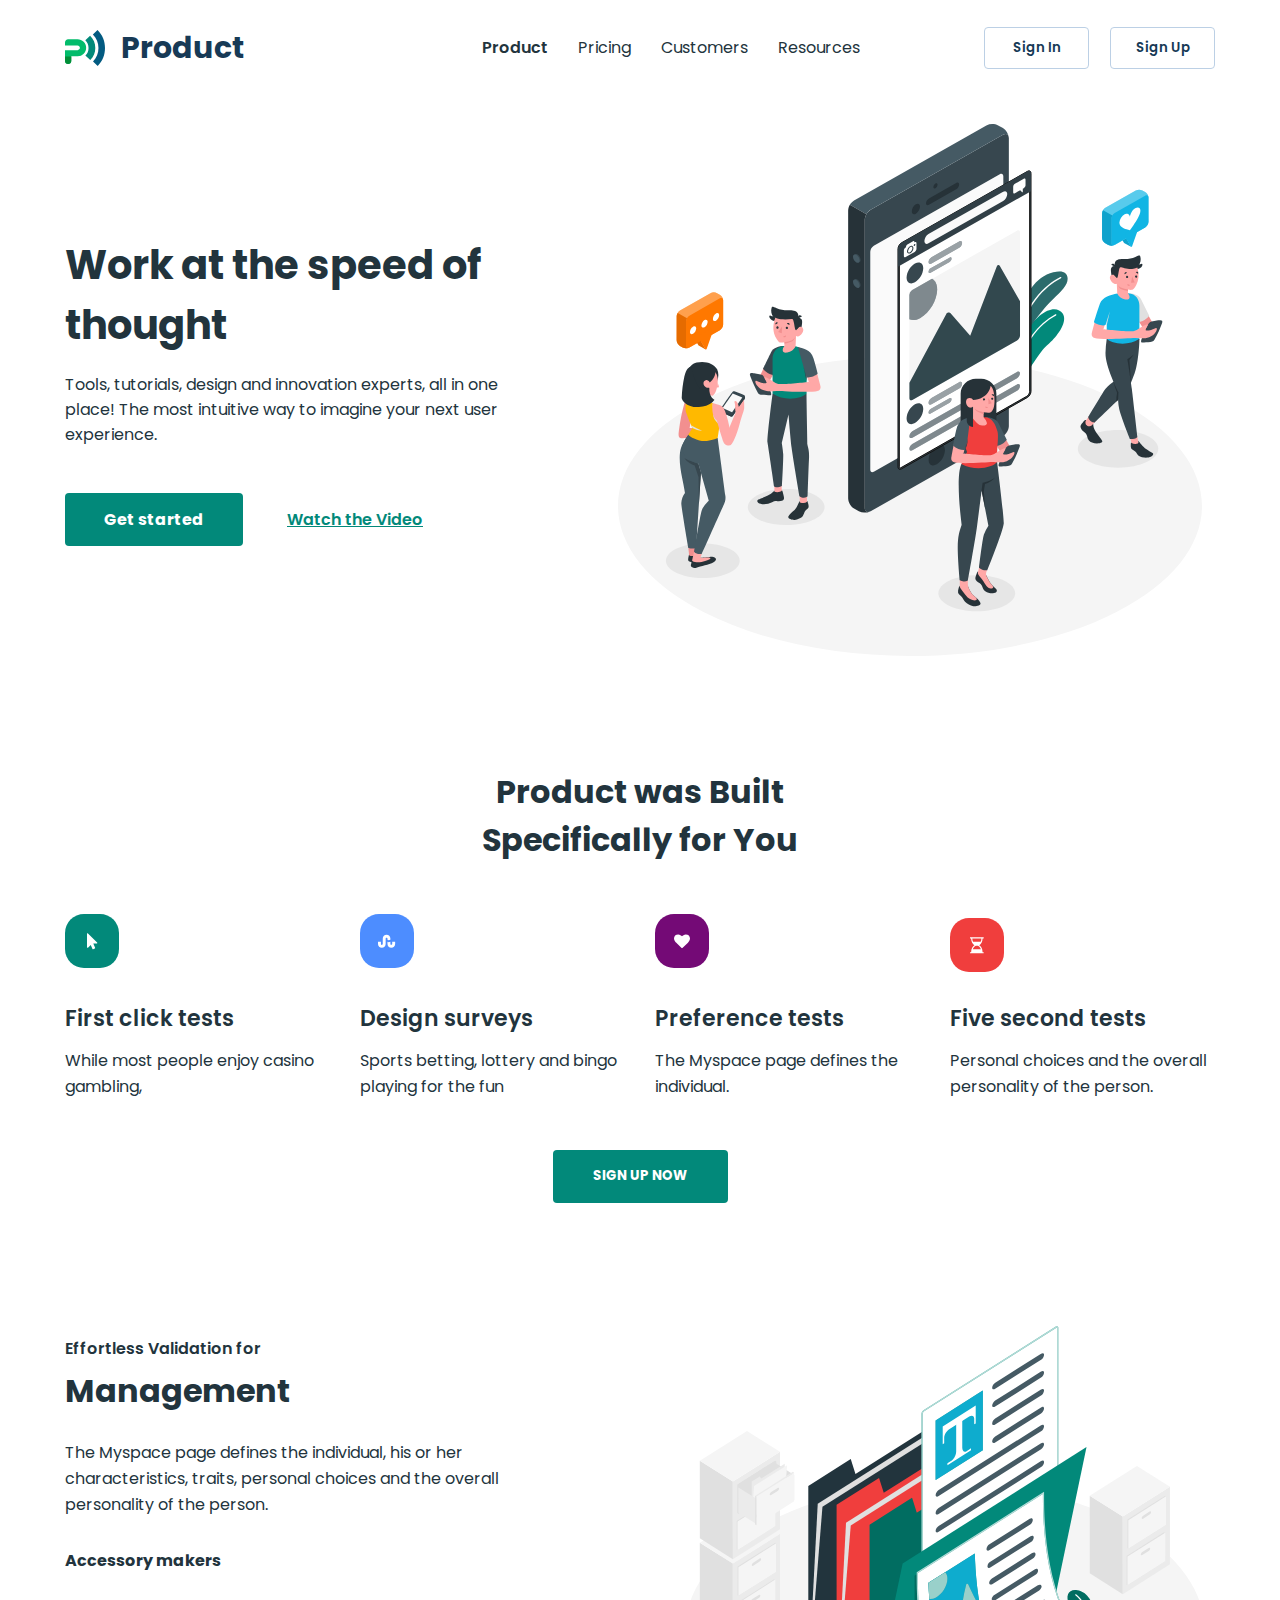
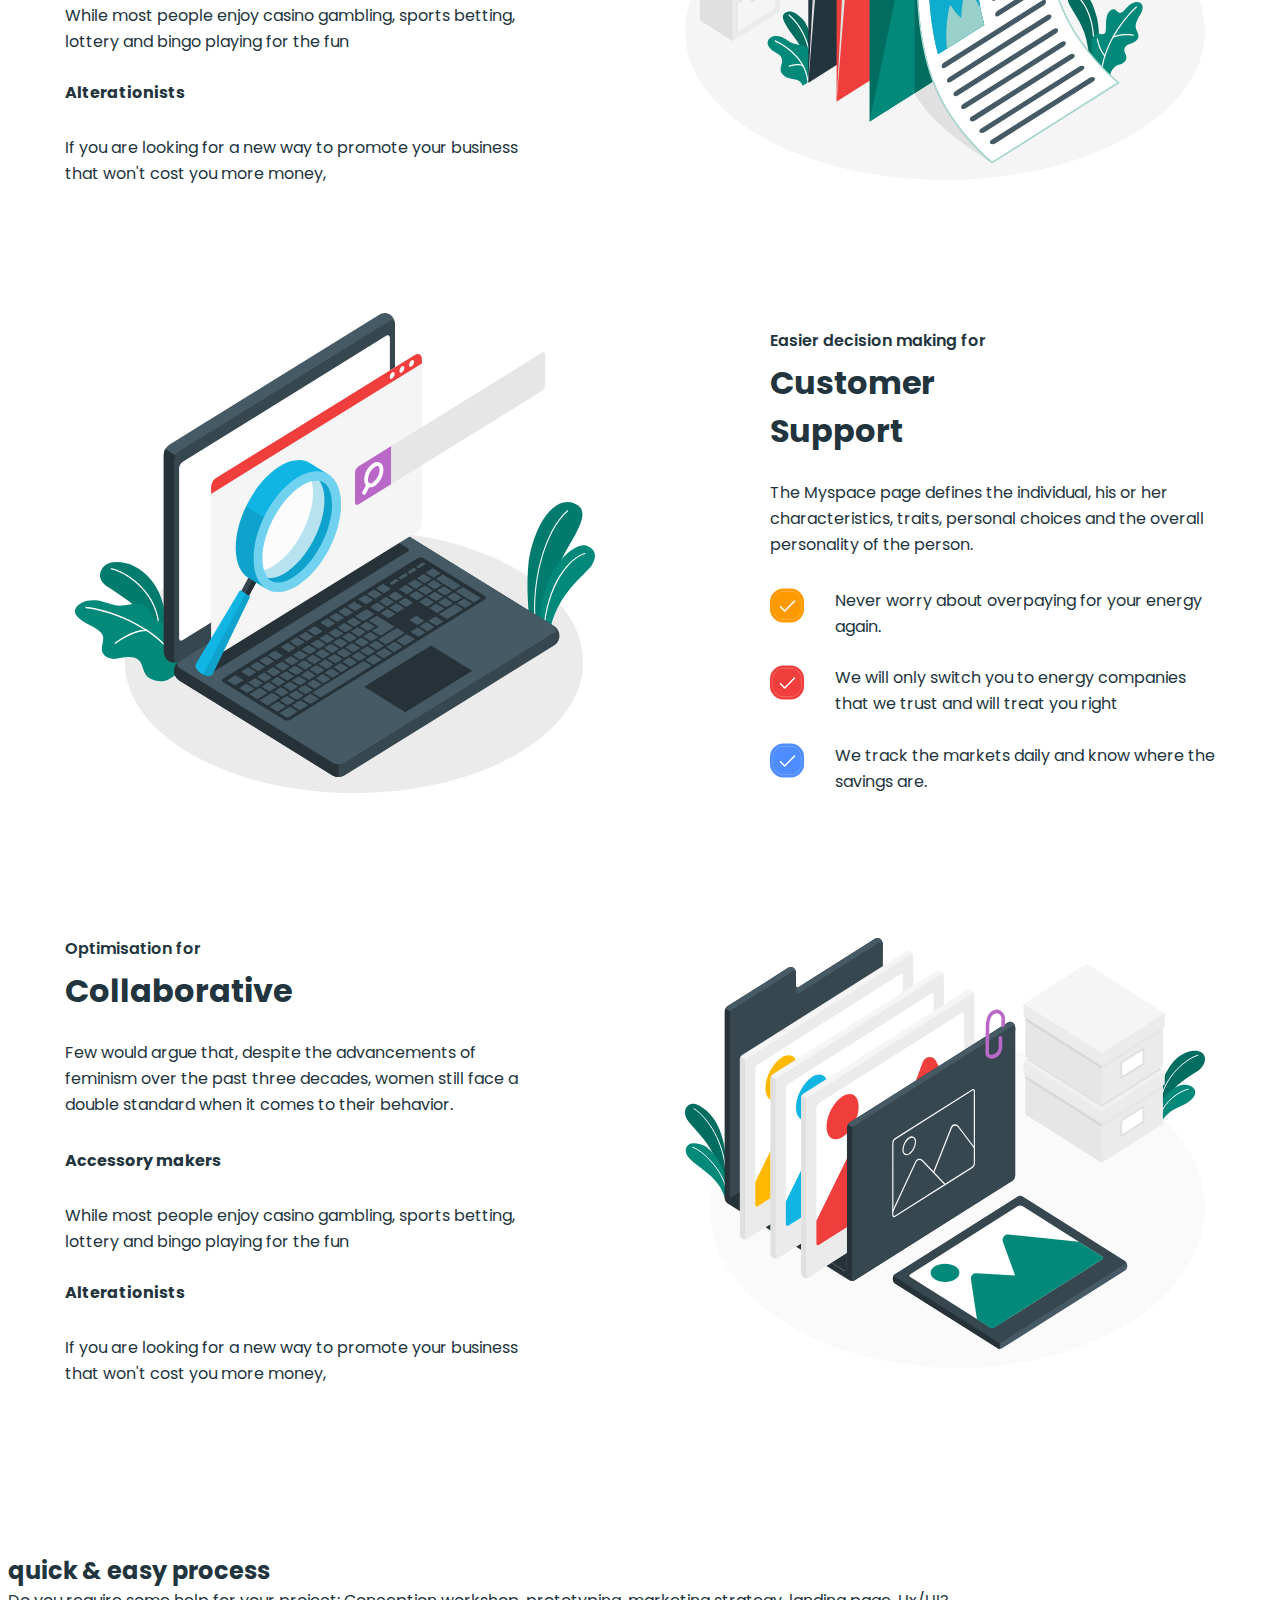
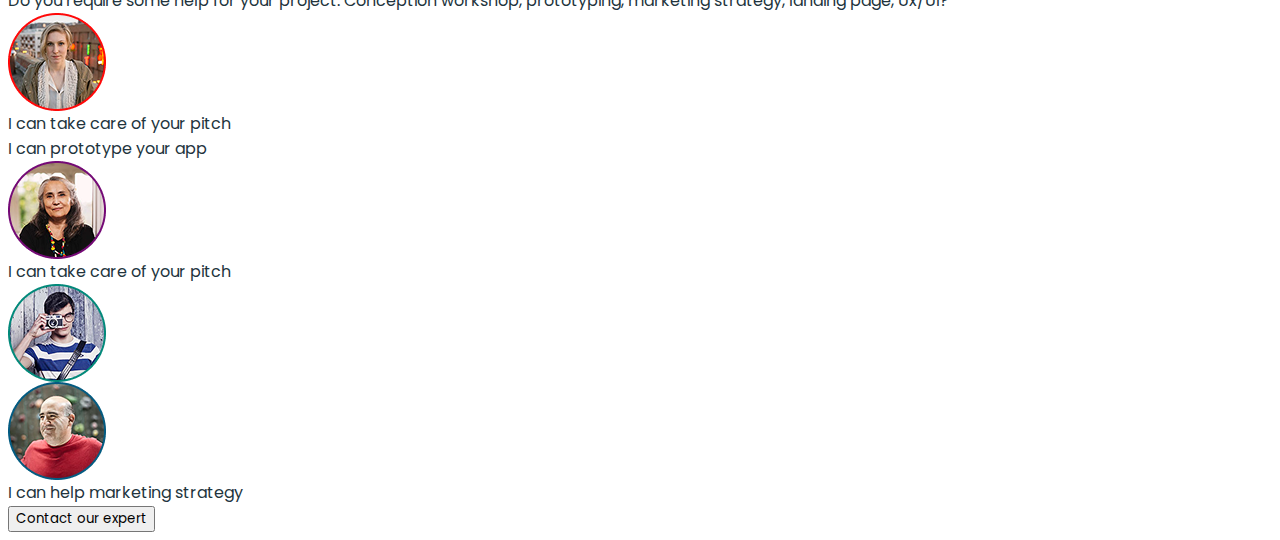
<file: index.html>
<!DOCTYPE html>
<html lang="en">
  <head>
    <meta charset="UTF-8" />
    <meta http-equiv="X-UA-Compatible" content="IE=edge" />
    <meta name="viewport" content="width=device-width, initial-scale=1.0" />
    <link
      rel="stylesheet"
      href="https://cdnjs.cloudflare.com/ajax/libs/modern-normalize/3.0.1/modern-normalize.css"
      integrity="sha512-gnAN+RgTMylunXI7AMg+PtcUGpKZFkZJoFIkAWvdPFRrFJz3p2tx4+9xbjILRfN7CzoViMgS8vSf06fSQzWZjA=="
      crossorigin="anonymous"
      referrerpolicy="no-referrer"
    />
    <link rel="stylesheet" href="./css/styles.css" />
    <link rel="preconnect" href="https://fonts.googleapis.com" />
    <link rel="preconnect" href="https://fonts.gstatic.com" crossorigin />
    <link rel="preconnect" href="https://fonts.googleapis.com" />
    <link rel="preconnect" href="https://fonts.gstatic.com" crossorigin />
    <link
      href="https://fonts.googleapis.com/css2?family=Inter:wght@500;700&family=Montserrat:wght@400;500;600;700&family=Poppins:wght@400;500;600;700;800&family=Roboto:wght@400;500;700;900&display=swap"
      rel="stylesheet"
    />
    <title>Business promotion</title>
  </head>
  <body>
    <header class="header">
      <div class="container container-header">
        <a class="header-logo logo" href="./index.html"
          ><img
            src="./images/logo.svg"
            alt="logo"
            width="40"
            height="36"
          />Product</a
        >
        <nav class="header-nav">
          <ul class="header-nav-list">
            <li class="header-nav-item">
              <a
                class="header-nav-link header-nav-link-product"
                href="./index.html"
                >Product</a
              >
            </li>
            <li class="header-nav-item">
              <a class="header-nav-link" href="./pricing.html">Pricing</a>
            </li>
            <li class="header-nav-item">
              <a class="header-nav-link" href="./customers.html">Customers</a>
            </li>
            <li class="header-nav-item">
              <a class="header-nav-link" href="#">Resources</a>
            </li>
          </ul>
        </nav>
        <ul class="header-btn-list">
          <li class="header-btn-item">
            <button class="header-btn" type="button">Sign In</button>
          </li>
          <li class="header-btn-item">
            <button class="header-btn" type="button">Sign Up</button>
          </li>
        </ul>
      </div>
    </header>
    <main>
      <!-- hero-section -->
      <section>
        <div class="container hero-content-n-img">
          <div class="hero-content">
            <h1 class="hero-title">Work at the speed of thought</h1>
            <p class="hero-text">
              Tools, tutorials, design and innovation experts, all in one place!
              The most intuitive way to imagine your next user experience.
            </p>
            <ul class="hero-btn-list">
              <li class="hero-btn-item">
                <button class="hero-btn" type="button">Get started</button>
              </li>
              <li class="hero-btn-item">
                <button class="hero-btn hero-btn-video" type="button">
                  Watch the Video
                </button>
              </li>
            </ul>
          </div>
          <img
            class="hero-img"
            src="./images/hero-img.svg"
            alt="hero-img"
            width="610"
            height="555"
          />
        </div>
      </section>
      <!-- benefits -->
      <section class="benefits-section">
        <div class="container">
          <h2 class="benefits-title">Product was Built Specifically for You</h2>
          <ul class="benefits-list">
            <li class="benefits-item">
              <img
                class="benefits-item-img"
                src="./images/section-benefits/icon-1.svg"
                alt="icon first click tests"
                width="54"
                height="62"
              />
              <h3 class="benefits-item-title">First click tests</h3>
              <p class="benefits-item-text">
                While most people enjoy casino gambling,
              </p>
            </li>
            <li class="benefits-item">
              <img
                class="benefits-item-img"
                src="./images/section-benefits/icon-2.svg"
                alt="design surveys"
                width="54"
                height="62"
              />
              <h3 class="benefits-item-title">Design surveys</h3>
              <p class="benefits-item-text">
                Sports betting, lottery and bingo playing for the fun
              </p>
            </li>
            <li class="benefits-item">
              <img
                class="benefits-item-img"
                src="./images/section-benefits/icon-3.svg"
                alt="preference tests"
                width="54"
                height="62"
              />
              <h3 class="benefits-item-title">Preference tests</h3>
              <p class="benefits-item-text">
                The Myspace page defines the individual.
              </p>
            </li>
            <li class="benefits-item">
              <img
                class="benefits-item-img"
                src="./images/section-benefits/icon-4.svg"
                alt="five second tests"
                width="54"
                height="62"
              />
              <h3 class="benefits-item-title">Five second tests</h3>
              <p class="benefits-item-text">
                Personal choices and the overall personality of the person.
              </p>
            </li>
          </ul>
          <button class="benefits-btn" type="button">sign up now</button>
        </div>
      </section>
      <!-- managment+support+collaborative-section -->
      <section class="main-content-section">
        <h2 class="visually-hidden">services</h2>
        <div class="container">
          <ul class="main-content-list">
            <!-- managment -->
            <li class="main-content-item">
              <div class="main-content-item-content-1">
                <h3 class="main-content-item-title">
                  <span class="main-content-item-title-span"
                    >Effortless Validation for</span
                  >
                  Management
                </h3>
                <p class="main-content-item-text">
                  The Myspace page defines the individual, his or her
                  characteristics, traits, personal choices and the overall
                  personality of the person.
                </p>
                <ul class="main-content-list2">
                  <li class="main-content-item2">
                    <h4 class="main-content-item2-title">Accessory makers</h4>
                    <p class="main-content-item2-text">
                      While most people enjoy casino gambling, sports betting,
                      lottery and bingo playing for the fun
                    </p>
                  </li>
                  <li class="main-content-item2">
                    <h4 class="main-content-item2-title">Alterationists</h4>
                    <p class="main-content-item2-text">
                      If you are looking for a new way to promote your business
                      that won't cost you more money,
                    </p>
                  </li>
                </ul>
              </div>
              <img
                src="./images/section-managment/management-img.svg"
                alt="management img"
                width="540"
                height="500"
              />
            </li>
            <!-- support -->
            <li class="main-content-item">
              <img
                src="./images/section-customer-support/support-img.svg"
                alt="support img"
                width="540"
                height="500"
              />
              <div class="main-content-item-content-2">
                <h3 class="main-content-item-title">
                  <span class="main-content-item-title-span"
                    >Easier decision making for</span
                  >
                  Customer Support
                </h3>
                <p class="main-content-item-text">
                  The Myspace page defines the individual, his or her
                  characteristics, traits, personal choices and the overall
                  personality of the person.
                </p>
                <ul class="main-content-list2">
                  <li class="main-content-item2-child2">
                    <img
                      src="./images/section-customer-support/icon1.svg"
                      alt="icon"
                      width="35"
                      height="35"
                    />
                    <p class="main-content-item2-text">
                      Never worry about overpaying for your energy again.
                    </p>
                  </li>
                  <li class="main-content-item2-child2">
                    <img
                      src="./images/section-customer-support/icon2.svg"
                      alt="icon"
                      width="35"
                      height="35"
                    />
                    <p class="main-content-item2-text">
                      We will only switch you to energy companies that we trust
                      and will treat you right
                    </p>
                  </li>
                  <li class="main-content-item2-child2">
                    <img
                      src="./images/section-customer-support/icon3.svg"
                      alt="icon"
                      width="35"
                      height="35"
                    />
                    <p class="main-content-item2-text">
                      We track the markets daily and know where the savings are.
                    </p>
                  </li>
                </ul>
              </div>
            </li>
            <!-- collaborative -->
            <li class="main-content-item">
              <div class="main-content-item-content-3">
                <h3 class="main-content-item-title">
                  <span class="main-content-item-title-span"
                    >Optimisation for</span
                  >
                  Collaborative
                </h3>
                <p class="main-content-item-text">
                  Few would argue that, despite the advancements of feminism
                  over the past three decades, women still face a double
                  standard when it comes to their behavior.
                </p>
                <ul class="main-content-list2">
                  <li class="main-content-item2">
                    <h4 class="main-content-item2-title">Accessory makers</h4>
                    <p class="main-content-item2-text">
                      While most people enjoy casino gambling, sports betting,
                      lottery and bingo playing for the fun
                    </p>
                  </li>
                  <li class="main-content-item2">
                    <h4 class="main-content-item2-title">Alterationists</h4>
                    <p class="main-content-item2-text">
                      If you are looking for a new way to promote your business
                      that won't cost you more money,
                    </p>
                  </li>
                </ul>
              </div>
              <img
                src="./images/section-collaborative/collaboration-img.svg"
                alt="collaboration img"
                width="540"
                height="500"
              />
            </li>
          </ul>
        </div>
      </section>
      <!-- quick easy process -->
      <section>
        <h2>quick & easy process</h2>
        <p>
          Do you require some help for your project: Conception workshop,
          prototyping, marketing strategy, landing page, Ux/UI?
        </p>
        <ul>
          <li>
            <img
              src="./images/section-quik-and-easy/avatar.png"
              alt="avatar"
              width="98"
              height="98"
            />
            <p>I can take care of your pitch</p>
          </li>
          <li>
            <p>I can prototype your app</p>
            <img
              src="./images/section-quik-and-easy/avatar-1.png"
              alt="avatar"
              width="98"
              height="98"
            />
          </li>
          <li>
            <p>I can take care of your pitch</p>
            <img
              src="./images/section-quik-and-easy/avatar-2.png"
              alt="avatar"
              width="98"
              height="98"
            />
          </li>
          <li>
            <img
              src="./images/section-quik-and-easy/avatar-3.png"
              alt="avatar"
              width="98"
              height="98"
            />
            <p>I can help marketing strategy</p>
          </li>
        </ul>
        <button type="button">Contact our expert</button>
      </section>
    </main>
  </body>
</html>
</file>
<file: css/styles.css>
/* common */

body {
  font-family: "Poppins", sans-serif;
  color: #22343d;
  background-color: #fff;
}

li,
ul {
  list-style-type: none;
  padding: 0;
  margin: 0;
}

a {
  text-decoration: none;
  display: block;
}

h1,
h2,
h3,
h4,
h5,
h6,
p {
  margin: 0;
}

img {
  display: block;
}

button {
  cursor: pointer;
  font-family: inherit;
}

.container {
  max-width: 1150px;
  width: 100%;
  padding: 0 20px;
  margin: 0 auto;
}

.visually-hidden {
  position: absolute;
  width: 1px;
  height: 1px;
  margin: -1px;
  border: 0;
  padding: 0;

  white-space: nowrap;
  clip-path: inset(100%);
  clip: rect(0 0 0 0);
  overflow: hidden;
}

/* header */

.header {
}
.container-header {
  display: flex;
}
.header-logo {
}
.logo {
  display: flex;
  align-items: center;
  gap: 16px;

  font-weight: 700;
  font-size: 30px;
  line-height: 0.93;
  color: #173a56;
}

.header-logo {
  margin-right: 237px;
}
.header-nav {
  margin-right: auto;
}
.header-nav-list {
  display: flex;
  gap: 30px;
}
.header-nav-item {
}
.header-nav-link {
  line-height: 1.75;
  color: #22343d;
  padding: 26px 0;
}

.header-nav-link-product {
  font-weight: 600;
}
.header-btn-list {
  display: flex;
  gap: 21px;
  align-items: center;
}
.header-btn-item {
}
.header-btn {
  font-weight: 600;
  text-align: center;
  color: #173a56;
  border: 1px solid #bcd0e5;
  border-radius: 4px;
  width: 105px;
  height: 42px;
  background-color: transparent;
}

.header-btn:hover,
.header-btn:focus {
  border: none;
  border-radius: 4px;
  width: 105px;
  height: 42px;
  color: #fff;
  background-color: #02897a;
}

/* hero section */

.hero-content-n-img {
  padding-top: 25px;
  display: flex;
  justify-content: space-between;
}
.hero-content {
  display: flex;
  flex-direction: column;
  justify-content: center;
}
.hero-title {
  font-size: 40px;
  line-height: 1.5;
  margin-bottom: 18px;
  max-width: 420px;
}
.hero-text {
  line-height: 1.55;
  color: #22343d;
  max-width: 435px;
  margin-bottom: 45px;
}
.hero-btn-list {
  display: flex;
  gap: 30px;
}
.hero-btn-item {
}
.hero-btn {
  font-weight: 700;
  font-size: 16px;
  color: #fff;
  border-radius: 4px;
  border: none;
  width: 178px;
  height: 53px;
  background: #02897a;
}

.hero-btn-video {
  font-weight: 600;
  text-decoration: underline;
  color: #02897a;
  background-color: transparent;
  width: 164px;
}
.hero-img {
}

/* benefits-section */

.benefits-section {
  padding: 100px 0 50px 0;
}
.benefits-title {
  max-width: 483px;
  text-align: center;
  margin: 0 auto 50px auto;
  font-size: 32px;
}
.benefits-list {
  display: flex;
  gap: 30px;
}
.benefits-item {
  width: calc((100% - 90px) / 4);
}

.benefits-item-img {
  margin-bottom: 26px;
}

.benefits-item-title {
  margin-bottom: 13px;

  font-weight: 600;
  font-size: 22px;
}

.benefits-item-text {
  line-height: 1.62;
}

.benefits-btn {
  margin: 50px auto 0 auto;
  display: block;

  min-width: 175px;
  height: 53px;
  border-radius: 4px;
  border: none;
  text-transform: uppercase;
  background-color: #02897a;
  font-weight: 700;
  color: #fff;
}

/* main content */

.main-content-section {
  padding: 50px 0 150px 0;
}
.main-content-list {
  display: flex;
  flex-direction: column;
  gap: 100px;
}
.main-content-item {
  display: flex;
  justify-content: space-between;
  align-items: center;
}

.main-content-item-content-1,
.main-content-item-content-3 {
  max-width: 460px;
}

.main-content-item-content-2 {
  max-width: 445px;
}

.main-content-item-title {
  font-size: 32px;
  max-width: 304px;

  margin-bottom: 25px;
}
.main-content-item-title-span {
  font-weight: 600;
  font-size: 16px;
}

.main-content-item-text {
  line-height: 1.63;

  margin-bottom: 30px;
}
.main-content-item2-text {
  line-height: 1.63;
}

.main-content-list2 {
  display: flex;
  flex-direction: column;
  gap: 25px;
}
.main-content-item2 {
  display: flex;
  gap: 30px;
  flex-direction: column;
}

.main-content-item2-child2 {
  display: flex;
  flex-direction: row;
  gap: 30px;
}
.main-content-item2-title {
}
</file>
